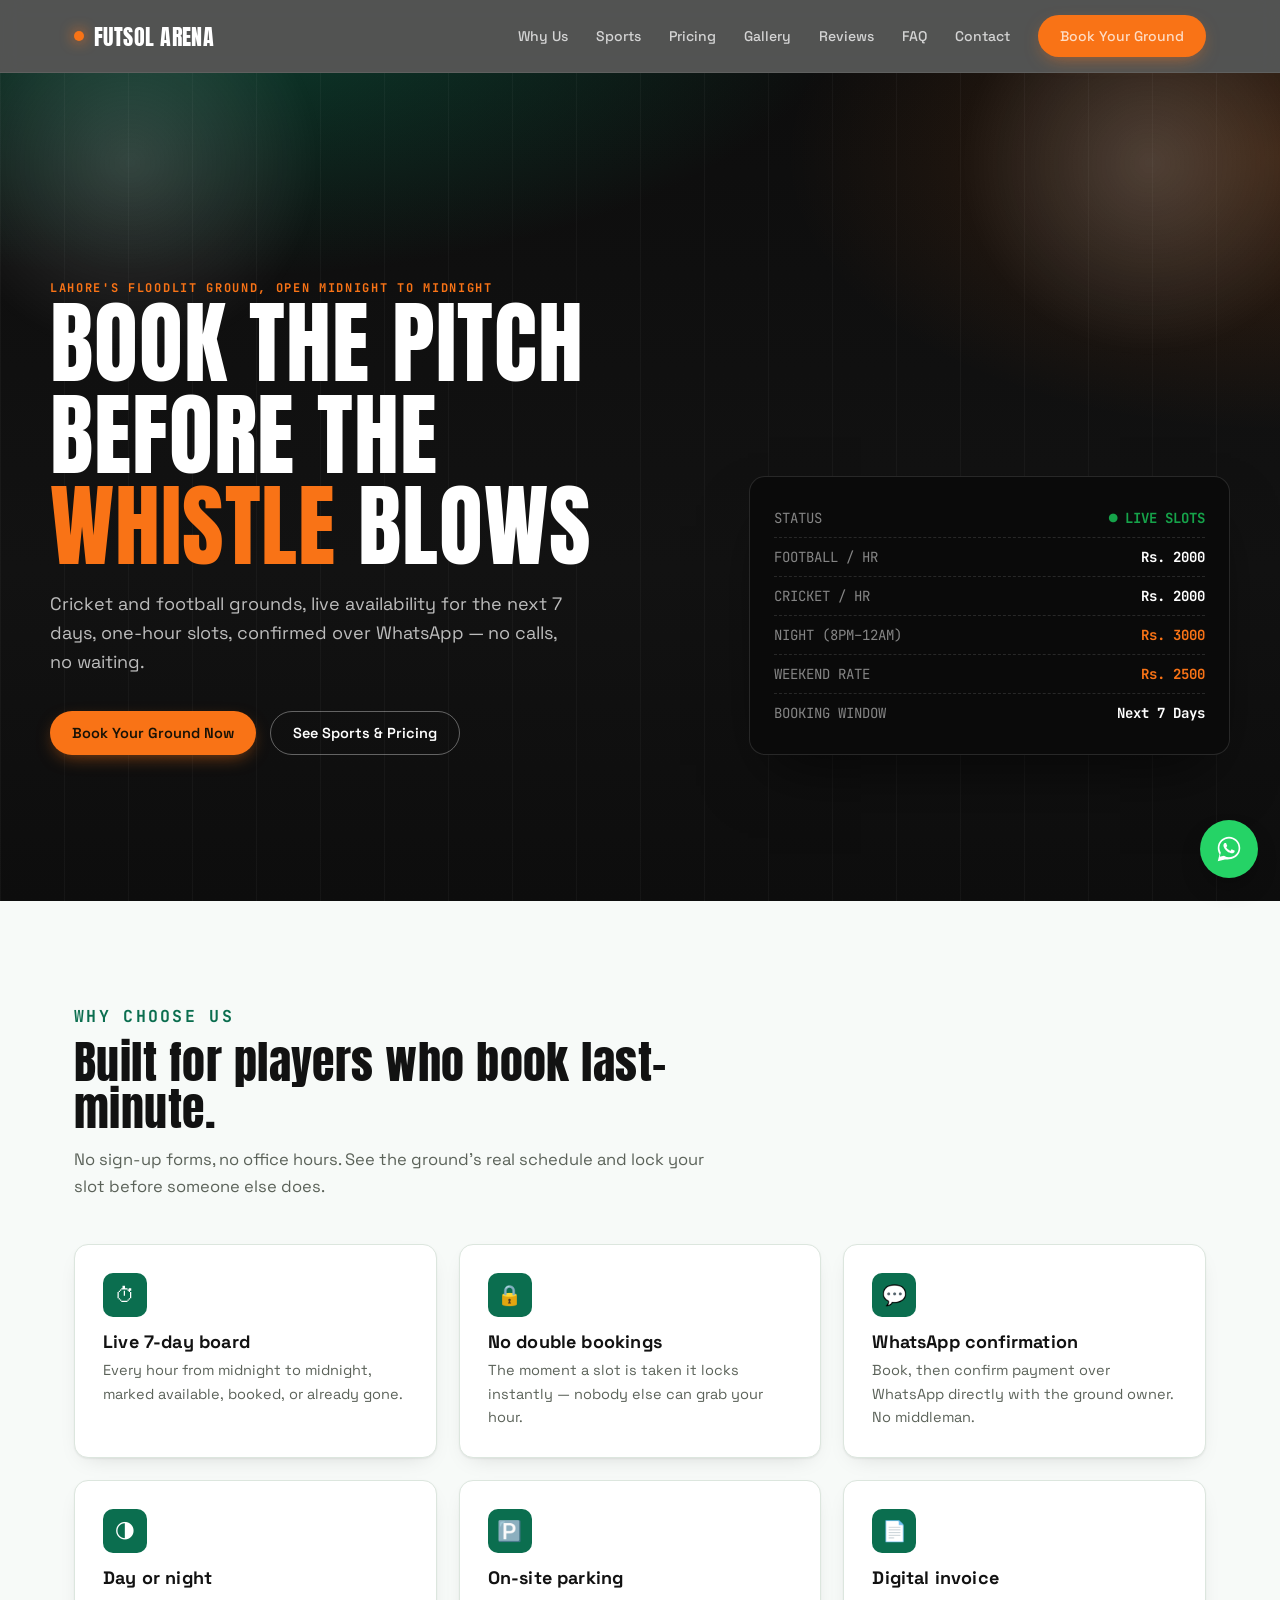
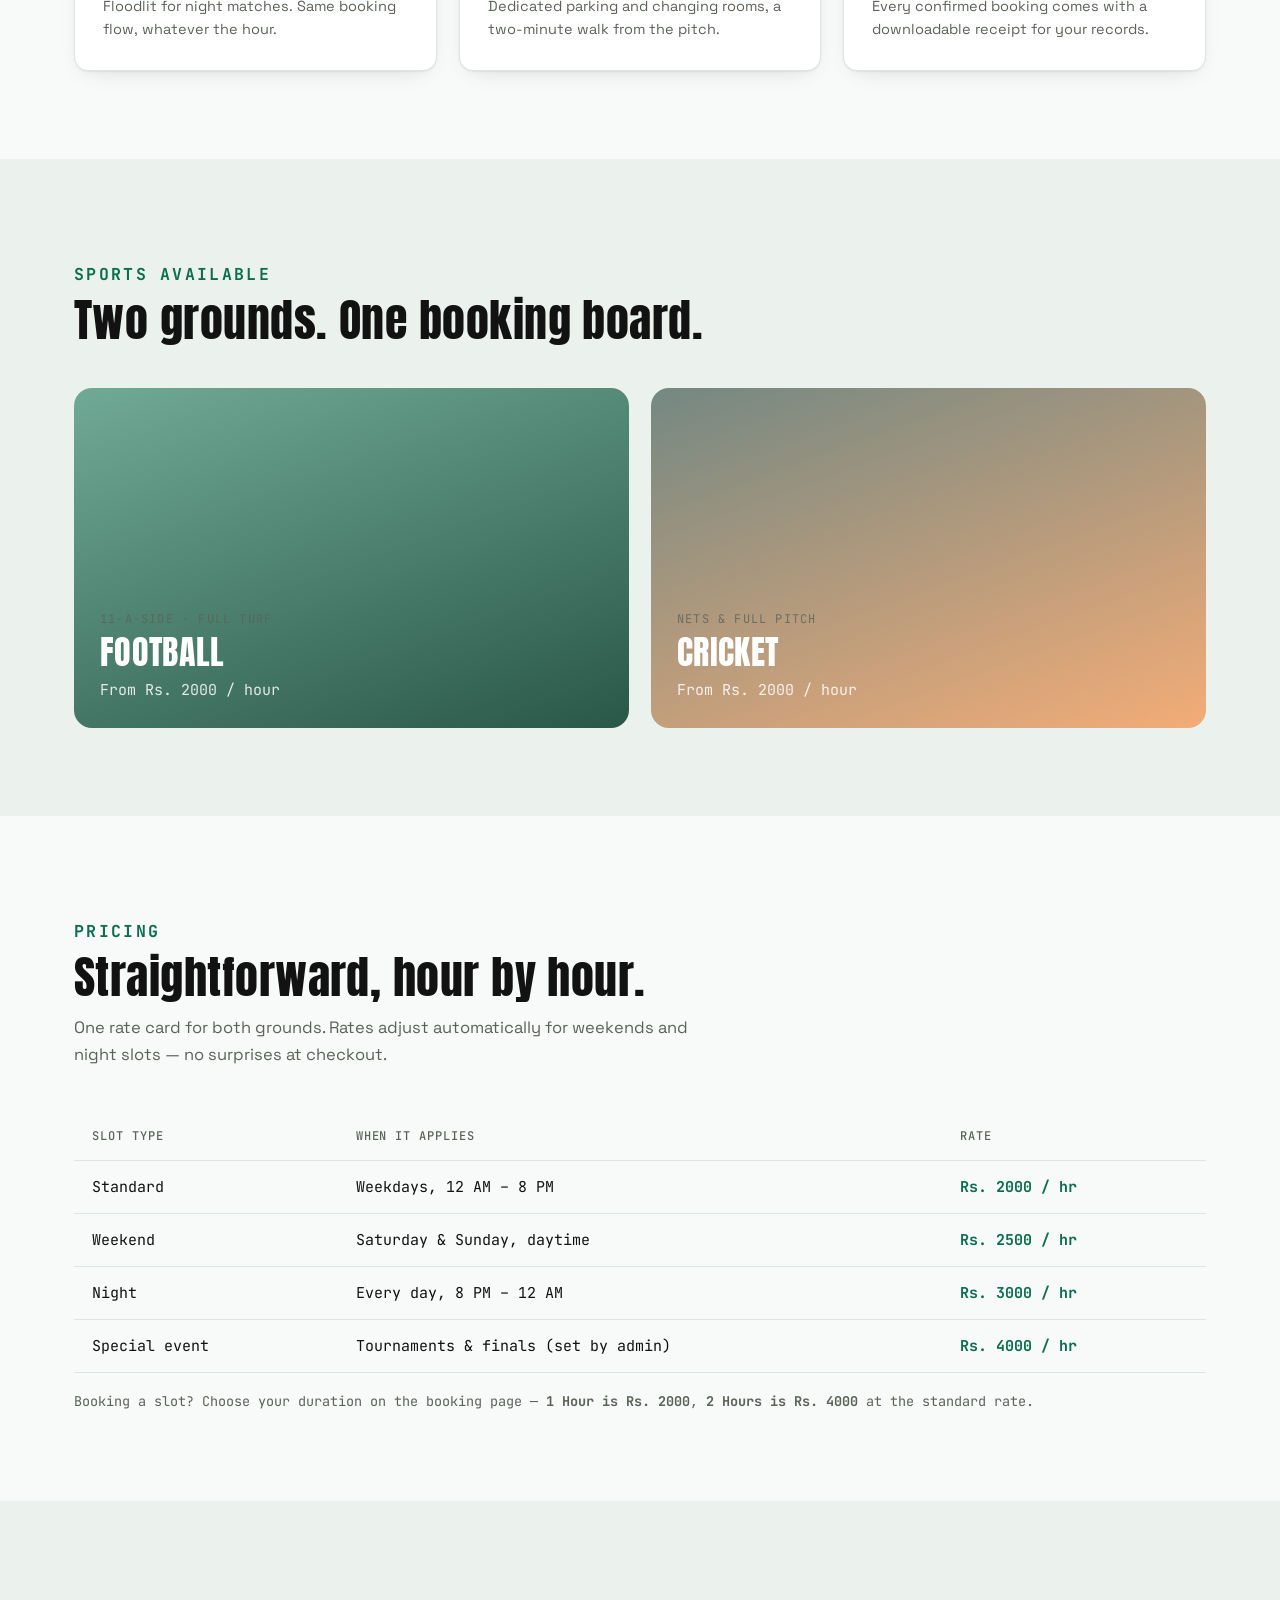
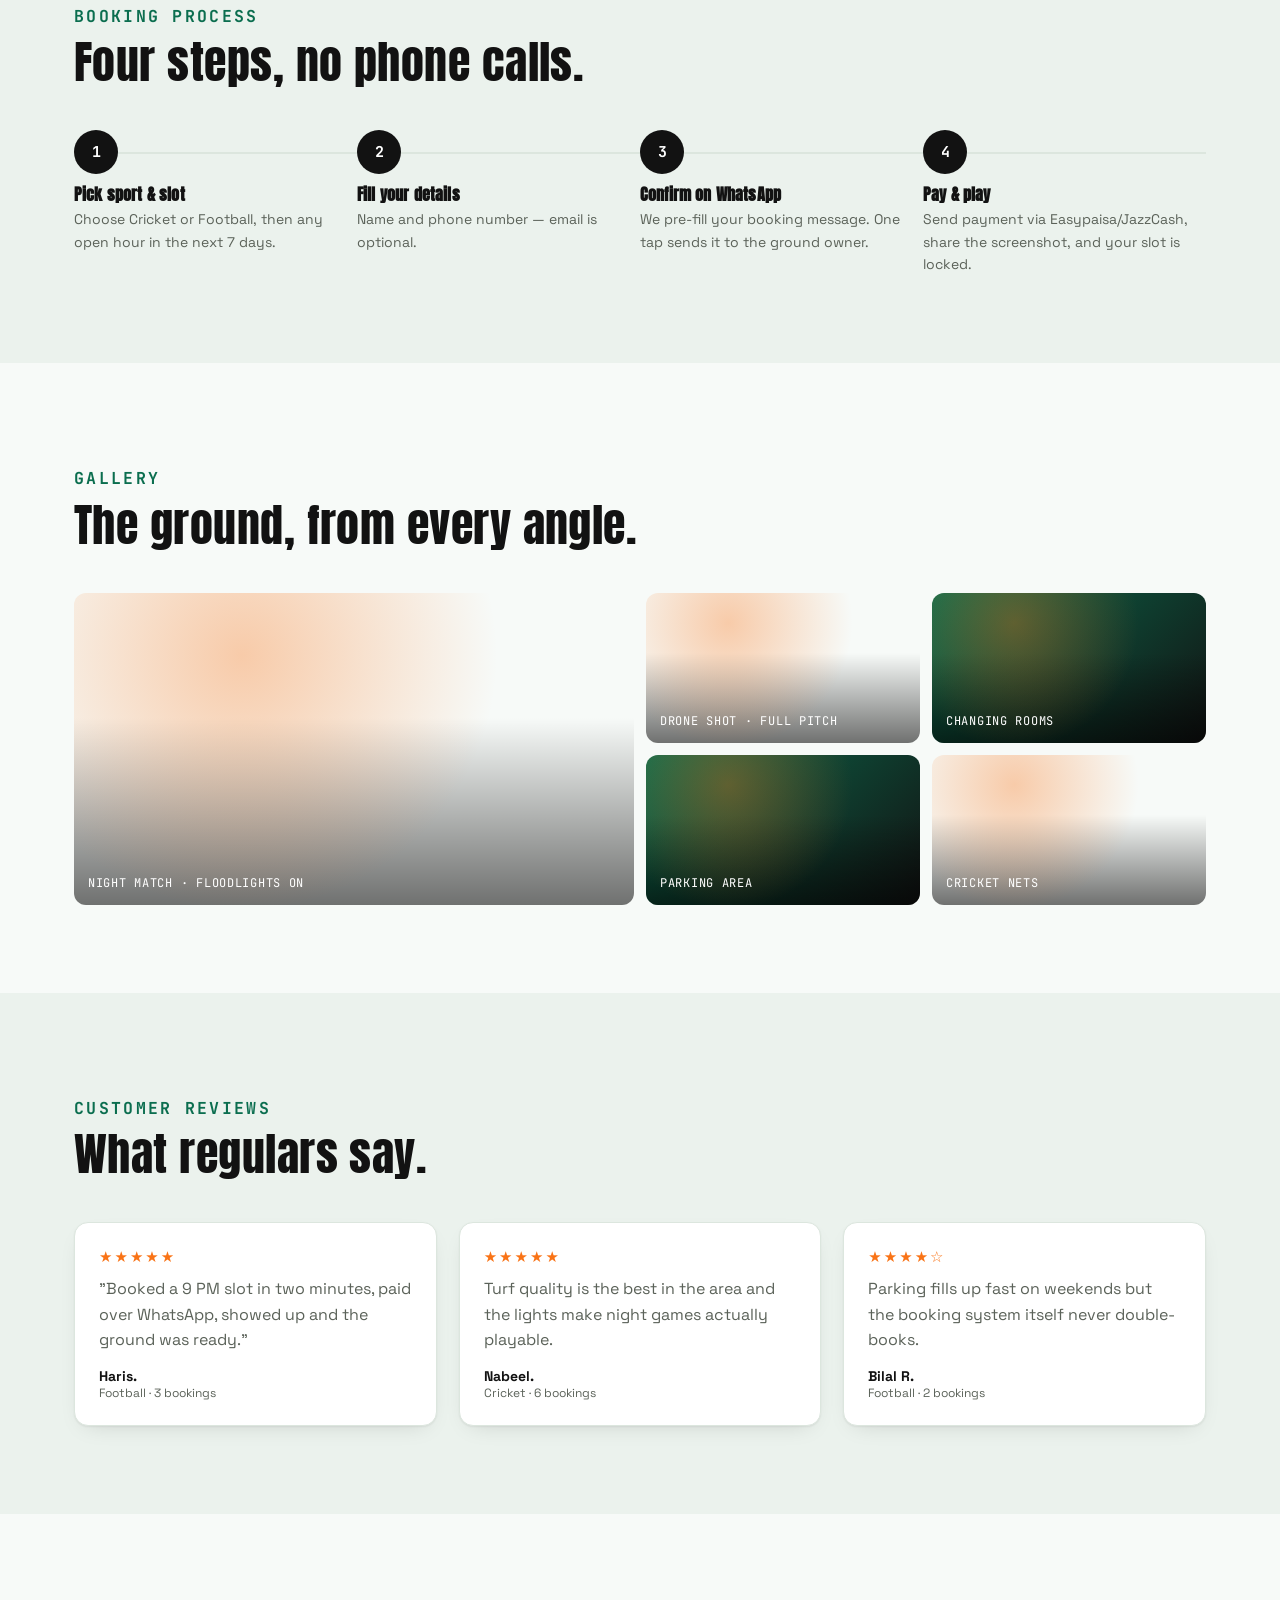
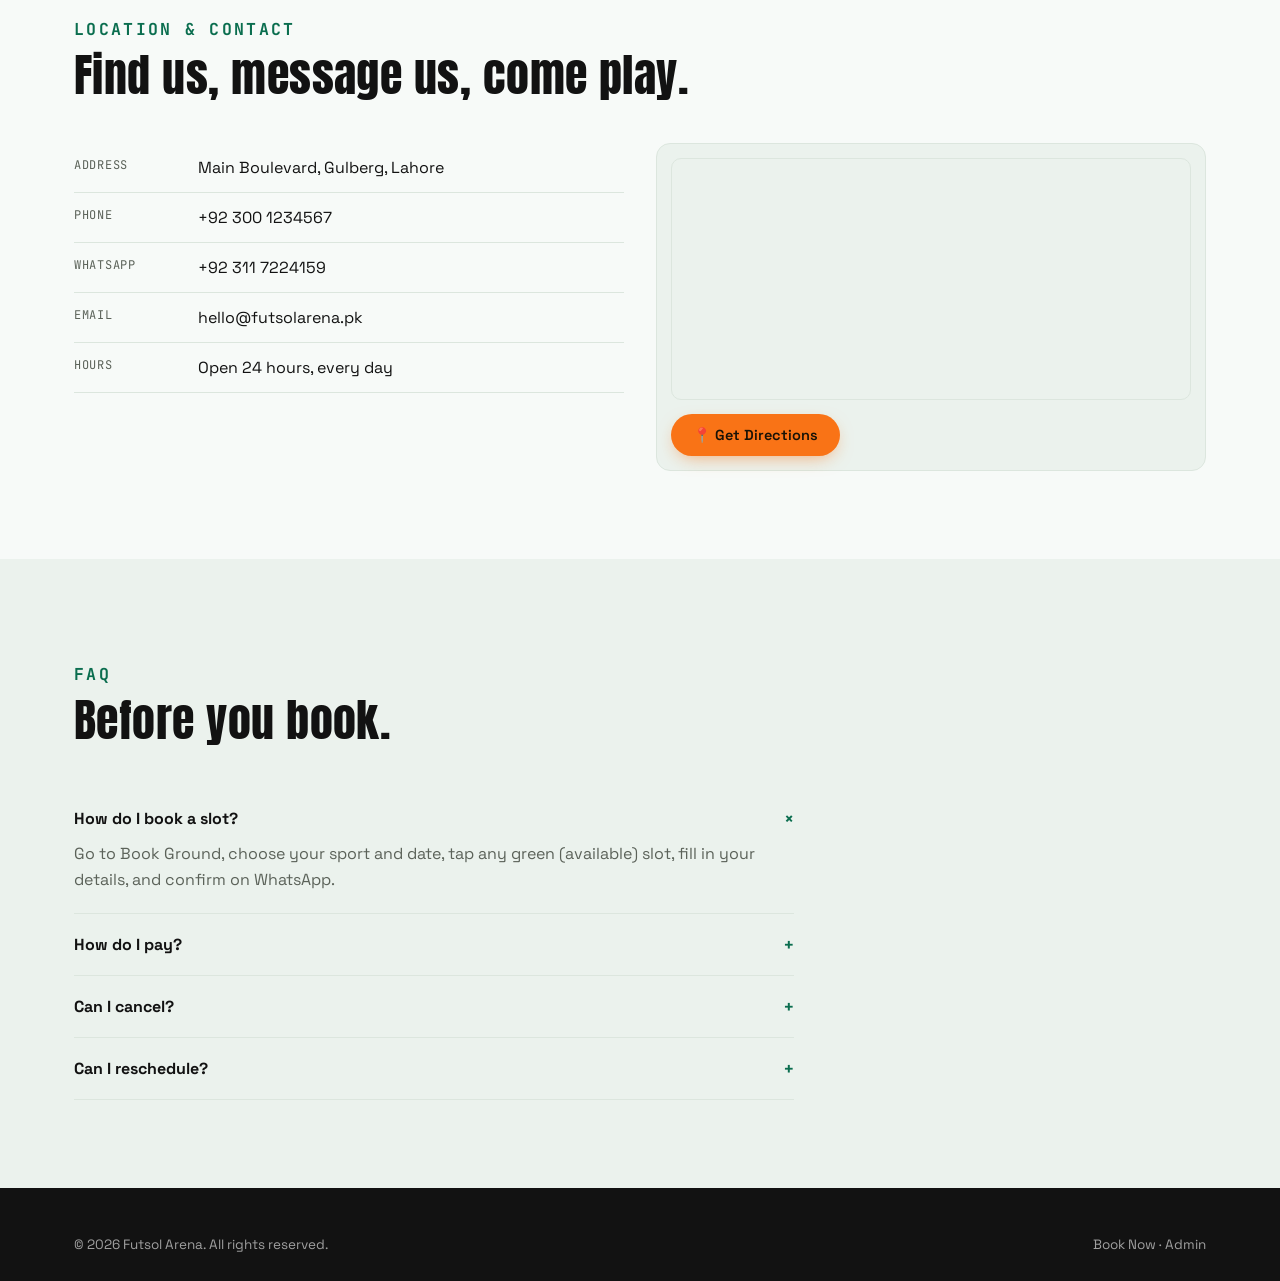
<file: index.html>
<!DOCTYPE html>
<html lang="en">
<head>
<meta charset="UTF-8">
<meta name="viewport" content="width=device-width, initial-scale=1.0">
<title>Futsol Arena — Book Cricket & Football Grounds</title>
<link rel="stylesheet" href="css/style.css">
</head>
<body>

<nav class="nav">
  <div class="wrap">
    <a href="index.html" class="brand"><span class="dot"></span>FUTSOL ARENA</a>
    <div class="nav-links">
      <a href="#why">Why Us</a>
      <a href="#sports">Sports</a>
      <a href="#pricing">Pricing</a>
      <a href="#gallery">Gallery</a>
      <a href="#reviews">Reviews</a>
      <a href="#faq">FAQ</a>
      <a href="#contact">Contact</a>
      <a href="book.html" class="btn btn-primary">Book Your Ground</a>
    </div>
    <button class="menu-btn">☰</button>
  </div>
</nav>

<header class="hero">
  <div class="floodlight l"></div>
  <div class="floodlight r"></div>
  <div class="wrap hero-inner">
    <div>
      <p class="eyebrow on-dark">Lahore's floodlit ground, open midnight to midnight</p>
      <h1>Book the pitch<br>before the <span class="accent">whistle</span> blows</h1>
      <p class="hero-sub">Cricket and football grounds, live availability for the next 7 days, one-hour slots, confirmed over WhatsApp — no calls, no waiting.</p>
      <div class="hero-cta">
        <a href="book.html" class="btn btn-primary">Book Your Ground Now</a>
        <a href="#sports" class="btn btn-outline">See Sports & Pricing</a>
      </div>
    </div>
    <div class="scoreboard">
      <div class="row"><span class="label">STATUS</span><span class="val live">● LIVE SLOTS</span></div>
      <div class="row"><span class="label">FOOTBALL / HR</span><span class="val">Rs. 2000</span></div>
      <div class="row"><span class="label">CRICKET / HR</span><span class="val">Rs. 2000</span></div>
      <div class="row"><span class="label">NIGHT (8PM–12AM)</span><span class="val hot">Rs. 3000</span></div>
      <div class="row"><span class="label">WEEKEND RATE</span><span class="val hot">Rs. 2500</span></div>
      <div class="row"><span class="label">BOOKING WINDOW</span><span class="val">Next 7 Days</span></div>
    </div>
  </div>
</header>

<section id="why">
  <div class="wrap">
    <div class="section-head">
      <p class="eyebrow">Why choose us</p>
      <h2>Built for players who book last-minute.</h2>
      <p>No sign-up forms, no office hours. See the ground's real schedule and lock your slot before someone else does.</p>
    </div>
    <div class="grid-3">
      <div class="card"><div class="icon">⏱</div><h3>Live 7-day board</h3><p>Every hour from midnight to midnight, marked available, booked, or already gone.</p></div>
      <div class="card"><div class="icon">🔒</div><h3>No double bookings</h3><p>The moment a slot is taken it locks instantly — nobody else can grab your hour.</p></div>
      <div class="card"><div class="icon">💬</div><h3>WhatsApp confirmation</h3><p>Book, then confirm payment over WhatsApp directly with the ground owner. No middleman.</p></div>
      <div class="card"><div class="icon">🌗</div><h3>Day or night</h3><p>Floodlit for night matches. Same booking flow, whatever the hour.</p></div>
      <div class="card"><div class="icon">🅿️</div><h3>On-site parking</h3><p>Dedicated parking and changing rooms, a two-minute walk from the pitch.</p></div>
      <div class="card"><div class="icon">📄</div><h3>Digital invoice</h3><p>Every confirmed booking comes with a downloadable receipt for your records.</p></div>
    </div>
  </div>
</section>

<section id="sports" class="dim">
  <div class="wrap">
    <div class="section-head">
      <p class="eyebrow">Sports available</p>
      <h2>Two grounds. One booking board.</h2>
    </div>
    <div class="grid-2">
      <div class="sport-card football" style="background-image:linear-gradient(160deg,rgba(11,110,79,.55),rgba(8,60,43,.85)),url('https://images.pexels.com/photos/399187/pexels-photo-399187.jpeg?auto=compress&cs=tinysrgb&w=900');">
        <p class="tag">11-a-side · Full turf</p>
        <h3>Football</h3>
        <p class="price">From Rs. 2000 / hour</p>
      </div>
      <div class="sport-card cricket" style="background-image:linear-gradient(160deg,rgba(18,49,43,.55),rgba(249,115,22,.55)),url('https://images.pexels.com/photos/19714741/pexels-photo-19714741.jpeg?auto=compress&cs=tinysrgb&w=900');">
        <p class="tag">Nets & full pitch</p>
        <h3>Cricket</h3>
        <p class="price">From Rs. 2000 / hour</p>
      </div>
    </div>
  </div>
</section>

<section id="pricing">
  <div class="wrap">
    <div class="section-head">
      <p class="eyebrow">Pricing</p>
      <h2>Straightforward, hour by hour.</h2>
      <p>One rate card for both grounds. Rates adjust automatically for weekends and night slots — no surprises at checkout.</p>
    </div>
    <table class="price-table">
      <thead><tr><th>Slot type</th><th>When it applies</th><th>Rate</th></tr></thead>
      <tbody>
        <tr><td>Standard</td><td>Weekdays, 12 AM – 8 PM</td><td class="amt">Rs. 2000 / hr</td></tr>
        <tr><td>Weekend</td><td>Saturday & Sunday, daytime</td><td class="amt">Rs. 2500 / hr</td></tr>
        <tr><td>Night</td><td>Every day, 8 PM – 12 AM</td><td class="amt">Rs. 3000 / hr</td></tr>
        <tr><td>Special event</td><td>Tournaments & finals (set by admin)</td><td class="amt">Rs. 4000 / hr</td></tr>
      </tbody>
    </table>
    <p style="margin-top:18px;font-family:var(--mono);font-size:13.5px;">Booking a slot? Choose your duration on the booking page — <strong>1 Hour is Rs. 2000</strong>, <strong>2 Hours is Rs. 4000</strong> at the standard rate.</p>
  </div>
</section>

<section class="dim">
  <div class="wrap">
    <div class="section-head">
      <p class="eyebrow">Booking process</p>
      <h2>Four steps, no phone calls.</h2>
    </div>
    <div class="timeline">
      <div class="tl-step"><span class="tl-num">1</span><h3>Pick sport & slot</h3><p>Choose Cricket or Football, then any open hour in the next 7 days.</p></div>
      <div class="tl-step"><span class="tl-num">2</span><h3>Fill your details</h3><p>Name and phone number — email is optional.</p></div>
      <div class="tl-step"><span class="tl-num">3</span><h3>Confirm on WhatsApp</h3><p>We pre-fill your booking message. One tap sends it to the ground owner.</p></div>
      <div class="tl-step"><span class="tl-num">4</span><h3>Pay & play</h3><p>Send payment via Easypaisa/JazzCash, share the screenshot, and your slot is locked.</p></div>
    </div>
  </div>
</section>

<section id="gallery">
  <div class="wrap">
    <div class="section-head">
      <p class="eyebrow">Gallery</p>
      <h2>The ground, from every angle.</h2>
    </div>
    <div class="gallery-grid">
      <div class="gallery-tile g1" style="background-image:url('https://images.pexels.com/photos/399187/pexels-photo-399187.jpeg?auto=compress&cs=tinysrgb&w=900');"><span>Night match · floodlights on</span></div>
      <div class="gallery-tile" style="background-image:url('https://images.pexels.com/photos/13830814/pexels-photo-13830814.jpeg?auto=compress&cs=tinysrgb&w=900');"><span>Drone shot · full pitch</span></div>
      <div class="gallery-tile"><span>Changing rooms</span></div>
      <div class="gallery-tile"><span>Parking area</span></div>
      <div class="gallery-tile" style="background-image:url('https://images.pexels.com/photos/36676877/pexels-photo-36676877.jpeg?auto=compress&cs=tinysrgb&w=900');"><span>Cricket nets</span></div>
    </div>
  </div>
</section>

<section id="reviews" class="dim">
  <div class="wrap">
    <div class="section-head">
      <p class="eyebrow">Customer reviews</p>
      <h2>What regulars say.</h2>
    </div>
    <div class="grid-3">
      <div class="review-card"><div class="stars">★★★★★</div><p>"Booked a 9 PM slot in two minutes, paid over WhatsApp, showed up and the ground was ready."</p><div class="review-name">Haris.</div><div class="review-meta">Football · 3 bookings</div></div>
      <div class="review-card"><div class="stars">★★★★★</div><p>Turf quality is the best in the area and the lights make night games actually playable.</p><div class="review-name">Nabeel.</div><div class="review-meta">Cricket · 6 bookings</div></div>
      <div class="review-card"><div class="stars">★★★★☆</div><p>Parking fills up fast on weekends but the booking system itself never double-books.</p><div class="review-name">Bilal R.</div><div class="review-meta">Football · 2 bookings</div></div>
    </div>
  </div>
</section>

<section id="contact">
  <div class="wrap">
    <div class="section-head">
      <p class="eyebrow">Location & contact</p>
      <h2>Find us, message us, come play.</h2>
    </div>
    <div class="contact-grid">
      <div>
        <div class="contact-row"><span class="k">Address</span><span>Main Boulevard, Gulberg, Lahore</span></div>
        <div class="contact-row"><span class="k">Phone</span><span>+92 300 1234567</span></div>
        <div class="contact-row"><span class="k">WhatsApp</span><span><a href="https://wa.me/923117224159">+92 311 7224159</a></span></div>
        <div class="contact-row"><span class="k">Email</span><span>hello@futsolarena.pk</span></div>
        <div class="contact-row"><span class="k">Hours</span><span>Open 24 hours, every day</span></div>
      </div>
      <div class="map-box">
        <div class="map-frame">
          <iframe src="https://www.google.com/maps?q=Main+Boulevard,+Gulberg,+Lahore,+Pakistan&output=embed" loading="lazy" referrerpolicy="no-referrer-when-downgrade" allowfullscreen title="Futsol Arena location map"></iframe>
        </div>
        <a href="https://maps.app.goo.gl/7sEo5Knkwvp1QW538?g_st=ic" target="_blank" rel="noopener" class="btn btn-primary map-directions">📍 Get Directions</a>
      </div>
    </div>
  </div>
</section>

<section id="faq" class="dim">
  <div class="wrap">
    <div class="section-head">
      <p class="eyebrow">FAQ</p>
      <h2>Before you book.</h2>
    </div>
    <div style="max-width:720px">
      <div class="faq-item open">
        <div class="faq-q">How do I book a slot? <span class="plus">+</span></div>
        <div class="faq-a"><p>Go to Book Ground, choose your sport and date, tap any green (available) slot, fill in your details, and confirm on WhatsApp.</p></div>
      </div>
      <div class="faq-item">
        <div class="faq-q">How do I pay? <span class="plus">+</span></div>
        <div class="faq-a"><p>After you confirm on WhatsApp, the admin sends Easypaisa/JazzCash details. Pay and send the screenshot to lock the slot.</p></div>
      </div>
      <div class="faq-item">
        <div class="faq-q">Can I cancel? <span class="plus">+</span></div>
        <div class="faq-a"><p>Yes — message us on WhatsApp at least 2 hours before your slot for a full refund or credit.</p></div>
      </div>
      <div class="faq-item">
        <div class="faq-q">Can I reschedule? <span class="plus">+</span></div>
        <div class="faq-a"><p>Yes, subject to availability on your new preferred date and hour. Ask the admin over WhatsApp.</p></div>
      </div>
    </div>
  </div>
</section>

<footer>
  <div class="wrap">
    <span>© 2026 Futsol Arena. All rights reserved.</span>
    <span><a href="book.html">Book Now</a> · <a href="admin.html">Admin</a></span>
  </div>
</footer>

<a class="whatsapp-fab" href="https://wa.me/923117224159?text=Hello%2C%20I%27d%20like%20to%20know%20more%20about%20booking%20a%20ground%20at%20Futsol%20Arena." target="_blank" rel="noopener" aria-label="Chat with us on WhatsApp">
  <svg viewBox="0 0 32 32" xmlns="http://www.w3.org/2000/svg"><path d="M16.001 3C9.383 3 4 8.383 4 15.001c0 2.386.703 4.61 1.912 6.484L4 29l7.694-1.885A11.94 11.94 0 0 0 16 27c6.618 0 12-5.383 12-12.001C28 8.383 22.619 3 16.001 3zm0 21.75a9.72 9.72 0 0 1-4.955-1.352l-.355-.21-4.566 1.119 1.148-4.449-.231-.365A9.716 9.716 0 0 1 5.75 15C5.75 9.34 10.34 4.75 16 4.75S26.25 9.34 26.25 15 21.66 24.75 16.001 24.75zm5.4-7.32c-.294-.147-1.74-.858-2.01-.956-.27-.098-.467-.147-.664.147-.196.294-.76.956-.933 1.152-.171.196-.343.221-.637.074-.294-.147-1.241-.457-2.364-1.458-.874-.78-1.464-1.744-1.636-2.038-.171-.294-.018-.453.129-.6.132-.132.294-.343.441-.514.147-.171.196-.294.294-.49.098-.196.049-.368-.024-.514-.074-.147-.664-1.6-.91-2.192-.24-.577-.484-.499-.664-.508-.171-.008-.368-.01-.564-.01-.196 0-.514.074-.784.368-.27.294-1.03 1.006-1.03 2.454 0 1.448 1.055 2.847 1.202 3.043.147.196 2.077 3.172 5.033 4.447.703.303 1.252.484 1.68.62.706.225 1.348.193 1.856.117.566-.084 1.74-.711 1.986-1.398.246-.687.246-1.276.172-1.398-.073-.123-.27-.196-.564-.343z"/></svg>
</a>

<script>
document.querySelectorAll('.faq-q').forEach(q=>{
  q.addEventListener('click', ()=> q.parentElement.classList.toggle('open'));
});

const menuBtn = document.querySelector('.menu-btn');
const navLinks = document.querySelector('.nav-links');
if(menuBtn && navLinks){
  menuBtn.addEventListener('click', ()=> navLinks.classList.toggle('mobile-open'));
  navLinks.querySelectorAll('a').forEach(a=>{
    a.addEventListener('click', ()=> navLinks.classList.remove('mobile-open'));
  });
}
</script>
</body>
</html>
</file>
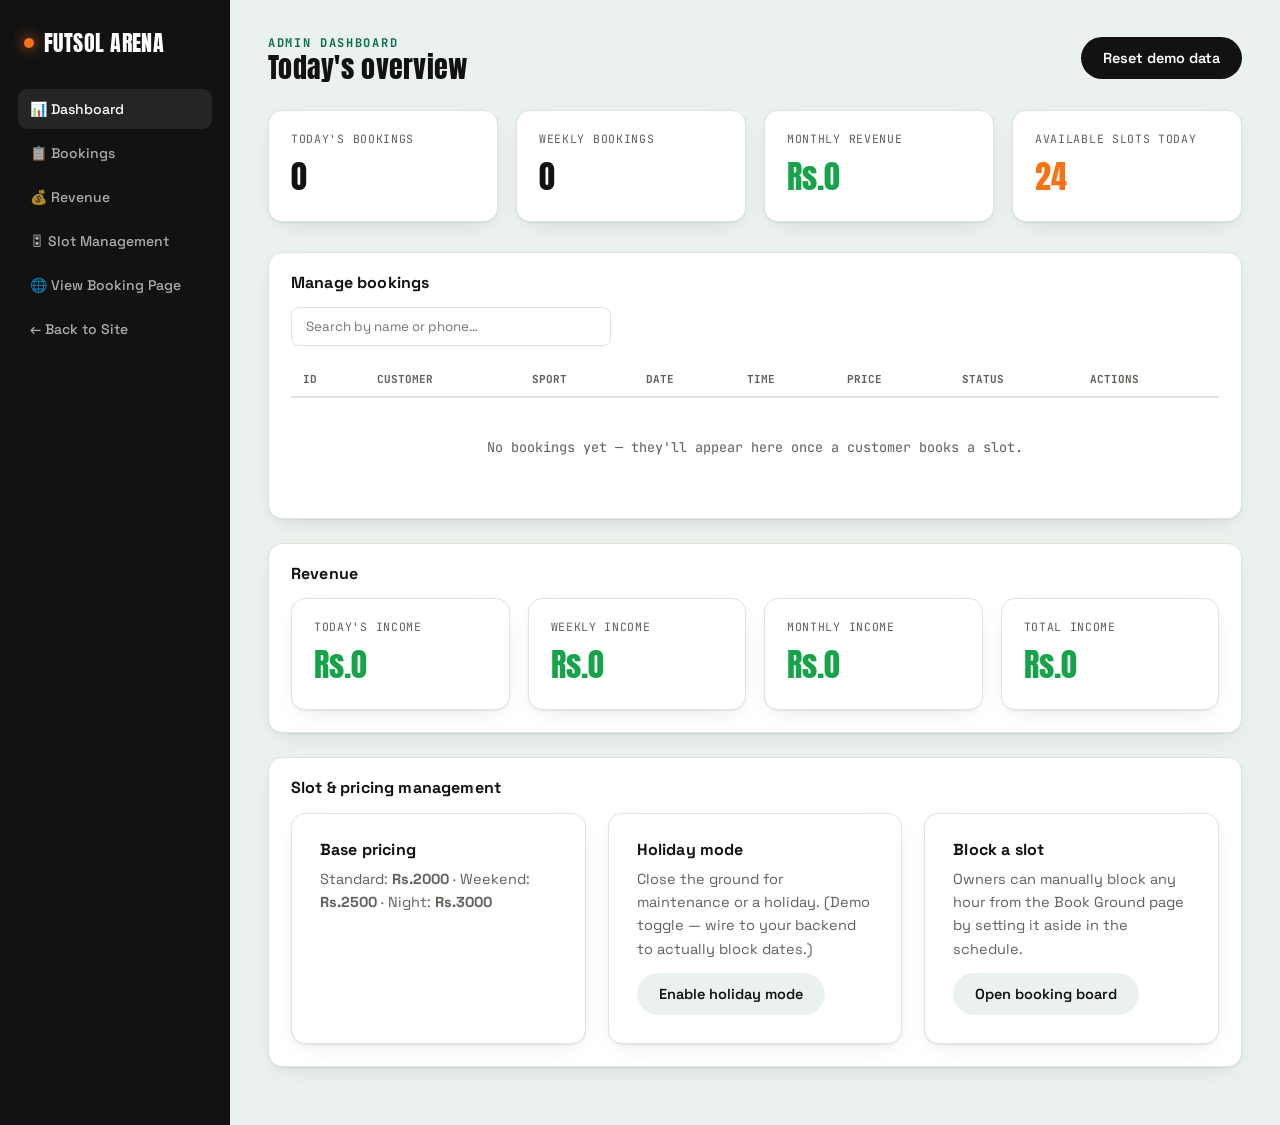
<file: admin.html>
<!DOCTYPE html>
<html lang="en">
<head>
<meta charset="UTF-8">
<meta name="viewport" content="width=device-width, initial-scale=1.0">
<title>Admin Dashboard — Futsol Arena</title>
<link rel="stylesheet" href="css/style.css">
</head>
<body>

<div class="admin-shell">
  <aside class="admin-side">
    <div class="brand"><span class="dot"></span>FUTSOL ARENA</div>
    <nav class="admin-nav">
      <a href="#" class="active">📊 Dashboard</a>
      <a href="#bookings-panel">📋 Bookings</a>
      <a href="#revenue-panel">💰 Revenue</a>
      <a href="#slot-panel">🎛 Slot Management</a>
      <a href="book.html">🌐 View Booking Page</a>
      <a href="index.html">← Back to Site</a>
    </nav>
  </aside>

  <main class="admin-main">
    <div class="admin-topbar">
      <div>
        <p class="eyebrow">Admin Dashboard</p>
        <h2 style="font-size:28px;">Today's overview</h2>
      </div>
      <button class="btn btn-dark" id="resetDemo">Reset demo data</button>
    </div>

    <div class="stat-grid" id="statGrid"></div>

    <div class="panel" id="bookings-panel">
      <h3>Manage bookings</h3>
      <input type="text" id="searchBox" placeholder="Search by name or phone…"
        style="width:100%;max-width:320px;padding:10px 14px;border-radius:8px;border:1.5px solid var(--line);margin-bottom:16px;font-family:var(--body);">
      <div style="overflow-x:auto;">
        <table class="data" id="bookingsTable">
          <thead>
            <tr><th>ID</th><th>Customer</th><th>Sport</th><th>Date</th><th>Time</th><th>Price</th><th>Status</th><th>Actions</th></tr>
          </thead>
          <tbody id="bookingsBody"></tbody>
        </table>
      </div>
      <div class="empty-state" id="emptyState" style="display:none;">No bookings yet — they'll appear here once a customer books a slot.</div>
    </div>

    <div class="panel" id="revenue-panel">
      <h3>Revenue</h3>
      <div class="stat-grid" style="margin-bottom:0;" id="revenueGrid"></div>
    </div>

    <div class="panel" id="slot-panel">
      <h3>Slot & pricing management</h3>
      <div class="grid-3">
        <div class="card">
          <h3 style="margin-bottom:10px;">Base pricing</h3>
          <p>Standard: <b id="pStd"></b> · Weekend: <b id="pWknd"></b> · Night: <b id="pNight"></b></p>
        </div>
        <div class="card">
          <h3 style="margin-bottom:10px;">Holiday mode</h3>
          <p>Close the ground for maintenance or a holiday. (Demo toggle — wire to your backend to actually block dates.)</p>
          <button class="btn btn-ghost" style="margin-top:12px;">Enable holiday mode</button>
        </div>
        <div class="card">
          <h3 style="margin-bottom:10px;">Block a slot</h3>
          <p>Owners can manually block any hour from the Book Ground page by setting it aside in the schedule.</p>
          <a href="book.html" class="btn btn-ghost" style="margin-top:12px;display:inline-block;">Open booking board</a>
        </div>
      </div>
    </div>
  </main>
</div>

<script src="js/app.js"></script>
<script src="js/admin.js"></script>
</body>
</html>
</file>
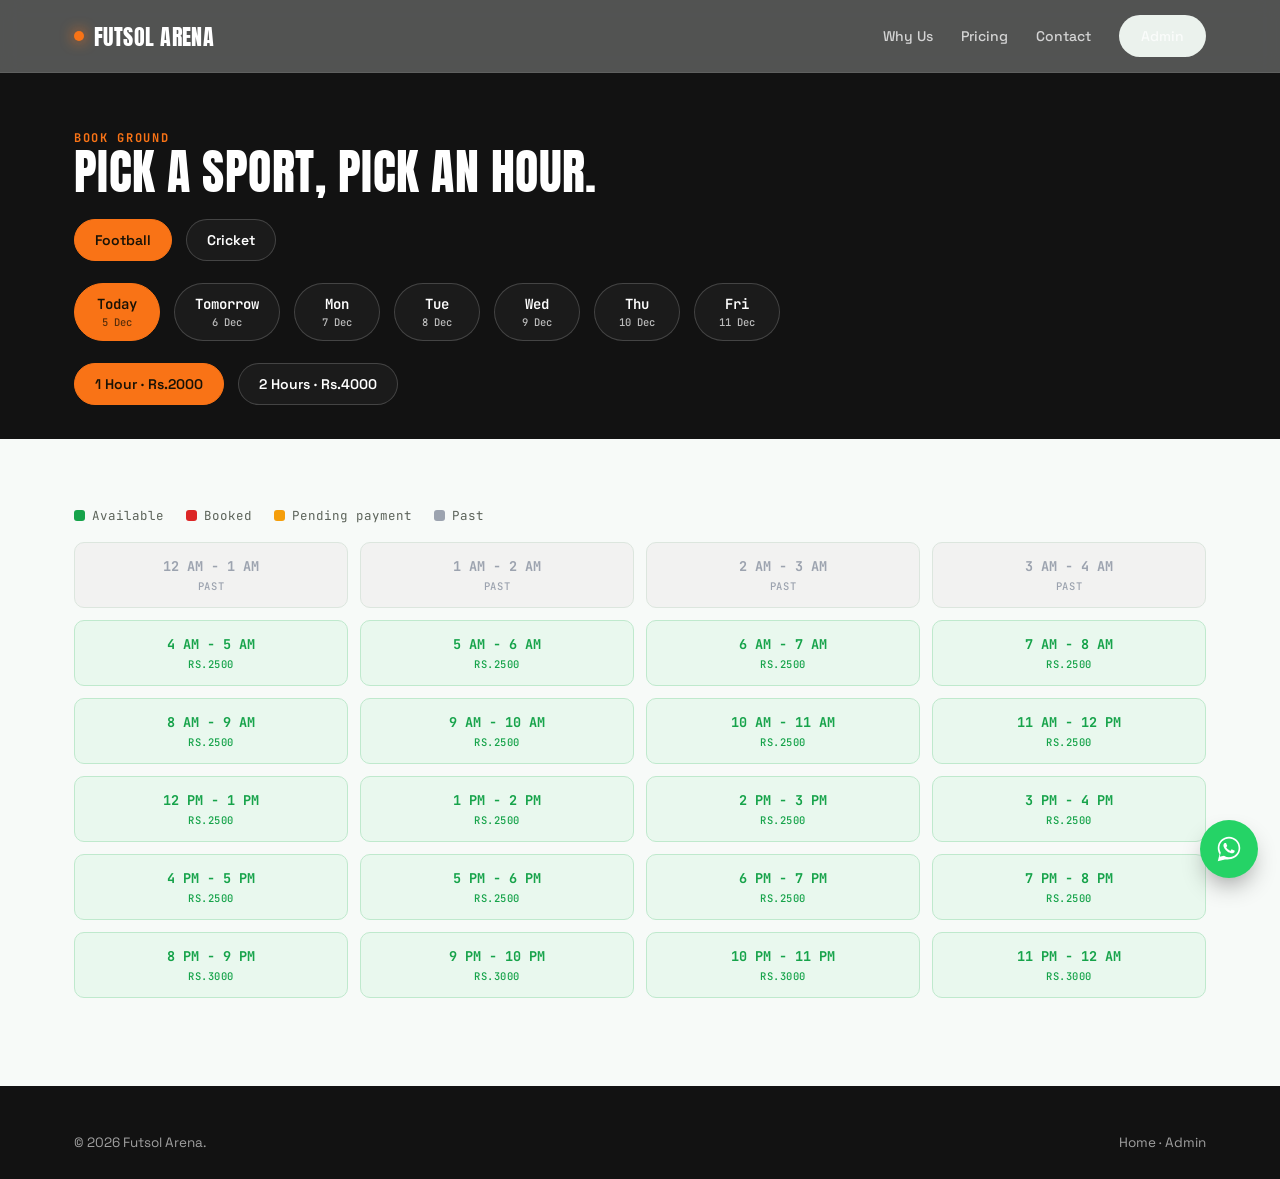
<file: book.html>
<!DOCTYPE html>
<html lang="en">
<head>
<meta charset="UTF-8">
<meta name="viewport" content="width=device-width, initial-scale=1.0">
<title>Book Your Ground — Futsol Arena</title>
<link rel="stylesheet" href="css/style.css">
</head>
<body>

<nav class="nav">
  <div class="wrap">
    <a href="index.html" class="brand"><span class="dot"></span>FUTSOL ARENA</a>
    <div class="nav-links">
      <a href="index.html#why">Why Us</a>
      <a href="index.html#pricing">Pricing</a>
      <a href="index.html#contact">Contact</a>
      <a href="admin.html" class="btn btn-ghost">Admin</a>
    </div>
    <button class="menu-btn">☰</button>
  </div>
</nav>

<header class="book-hero">
  <div class="wrap">
    <p class="eyebrow on-dark">Book Ground</p>
    <h1 style="font-size:clamp(32px,5vw,48px);text-transform:uppercase;">Pick a sport, pick an hour.</h1>

    <div class="selector-row" id="sportRow"></div>
    <div class="selector-row" id="dateRow"></div>
    <div class="selector-row" id="durationRow"></div>
  </div>
</header>

<section style="padding-top:40px;">
  <div class="wrap">
    <div class="legend">
      <span><span class="dot-sw" style="background:var(--status-available)"></span>Available</span>
      <span><span class="dot-sw" style="background:var(--status-booked)"></span>Booked</span>
      <span><span class="dot-sw" style="background:var(--status-pending)"></span>Pending payment</span>
      <span><span class="dot-sw" style="background:var(--status-past)"></span>Past</span>
    </div>
    <div class="slot-board" id="slotBoard"></div>
  </div>
</section>

<!-- Booking modal -->
<div class="modal-overlay" id="modalOverlay">
  <div class="modal">
    <button class="modal-close" id="modalClose">✕</button>
    <h3>Confirm your slot</h3>
    <p class="sub">Fill in your details — we'll pre-fill your WhatsApp message.</p>

    <form id="bookingForm">
      <div class="field">
        <label>Full name</label>
        <input type="text" id="fName" required placeholder="e.g. Haris Ahmed">
      </div>
      <div class="field">
        <label>Phone number</label>
        <input type="tel" id="fPhone" required placeholder="03XX XXXXXXX">
      </div>
      <div class="field">
        <label>Email (optional)</label>
        <input type="email" id="fEmail" placeholder="you@email.com">
      </div>

      <div class="summary-box" id="summaryBox"></div>

      <button type="submit" class="btn wa-btn">Proceed to WhatsApp →</button>
    </form>
  </div>
</div>

<footer>
  <div class="wrap">
    <span>© 2026 Futsol Arena.</span>
    <span><a href="index.html">Home</a> · <a href="admin.html">Admin</a></span>
  </div>
</footer>

<a class="whatsapp-fab" href="https://wa.me/923117224159?text=Hello%2C%20I%27d%20like%20to%20know%20more%20about%20booking%20a%20ground%20at%20Futsol%20Arena." target="_blank" rel="noopener" aria-label="Chat with us on WhatsApp">
  <svg viewBox="0 0 32 32" xmlns="http://www.w3.org/2000/svg"><path d="M16.001 3C9.383 3 4 8.383 4 15.001c0 2.386.703 4.61 1.912 6.484L4 29l7.694-1.885A11.94 11.94 0 0 0 16 27c6.618 0 12-5.383 12-12.001C28 8.383 22.619 3 16.001 3zm0 21.75a9.72 9.72 0 0 1-4.955-1.352l-.355-.21-4.566 1.119 1.148-4.449-.231-.365A9.716 9.716 0 0 1 5.75 15C5.75 9.34 10.34 4.75 16 4.75S26.25 9.34 26.25 15 21.66 24.75 16.001 24.75zm5.4-7.32c-.294-.147-1.74-.858-2.01-.956-.27-.098-.467-.147-.664.147-.196.294-.76.956-.933 1.152-.171.196-.343.221-.637.074-.294-.147-1.241-.457-2.364-1.458-.874-.78-1.464-1.744-1.636-2.038-.171-.294-.018-.453.129-.6.132-.132.294-.343.441-.514.147-.171.196-.294.294-.49.098-.196.049-.368-.024-.514-.074-.147-.664-1.6-.91-2.192-.24-.577-.484-.499-.664-.508-.171-.008-.368-.01-.564-.01-.196 0-.514.074-.784.368-.27.294-1.03 1.006-1.03 2.454 0 1.448 1.055 2.847 1.202 3.043.147.196 2.077 3.172 5.033 4.447.703.303 1.252.484 1.68.62.706.225 1.348.193 1.856.117.566-.084 1.74-.711 1.986-1.398.246-.687.246-1.276.172-1.398-.073-.123-.27-.196-.564-.343z"/></svg>
</a>

<script src="js/app.js"></script>
<script src="js/booking.js"></script>
<script>
const menuBtn = document.querySelector('.menu-btn');
const navLinks = document.querySelector('.nav-links');
if(menuBtn && navLinks){
  menuBtn.addEventListener('click', ()=> navLinks.classList.toggle('mobile-open'));
  navLinks.querySelectorAll('a').forEach(a=>{
    a.addEventListener('click', ()=> navLinks.classList.remove('mobile-open'));
  });
}
</script>
</body>
</html>
</file>
<file: css/style.css>
/* ============================================================
   FUTSOL ARENA — design tokens
   Concept: night-match scoreboard. Slots read like a stadium
   schedule board; monospace numerals = the scoreboard clock;
   condensed display face = the tannoy announcer voice.
   ============================================================ */

@import url('https://fonts.googleapis.com/css2?family=Anton&family=Space+Grotesk:wght@400;500;600;700&family=JetBrains+Mono:wght@400;500;700&display=swap');

:root{
  --pitch-green:#0B6E4F;
  --pitch-green-dark:#084d38;
  --night-black:#121212;
  --floodlight-orange:#F97316;
  --paper:#F7FAF8;
  --paper-dim:#EBF2ED;
  --line:#DCE6DE;
  --ink:#121212;
  --ink-soft:#5B6259;

  --status-available:#16A34A;
  --status-available-bg:#E9F8EE;
  --status-booked:#DC2626;
  --status-booked-bg:#FDECEC;
  --status-pending:#F59E0B;
  --status-pending-bg:#FEF6E7;
  --status-past:#9CA3AF;
  --status-past-bg:#F2F2F1;

  --display:'Anton', 'Impact', sans-serif;
  --body:'Space Grotesk', system-ui, sans-serif;
  --mono:'JetBrains Mono', ui-monospace, monospace;

  --radius:14px;
  --shadow-card: 0 1px 2px rgba(18,18,18,.06), 0 8px 24px -12px rgba(18,18,18,.18);
}

*{box-sizing:border-box;}
html{scroll-behavior:smooth;}
body{
  margin:0;
  font-family:var(--body);
  color:var(--ink);
  background:var(--paper);
  -webkit-font-smoothing:antialiased;
}
img{max-width:100%;display:block;}
a{color:inherit;text-decoration:none;}
button{font-family:inherit;cursor:pointer;}
:focus-visible{outline:3px solid var(--floodlight-orange);outline-offset:2px;}

.wrap{max-width:1180px;margin:0 auto;padding:0 24px;}
.eyebrow{
  font-family:var(--mono);
  font-size:12px;
  letter-spacing:.14em;
  text-transform:uppercase;
  color:var(--pitch-green);
  font-weight:700;
}
.eyebrow.on-dark{color:var(--floodlight-orange);}
h1,h2,h3{font-family:var(--display);font-weight:400;letter-spacing:.01em;line-height:1.02;margin:0;}
h2{font-size:clamp(30px,4vw,46px);}
p{line-height:1.6;color:var(--ink-soft);margin:0;}

/* ---------- Nav ---------- */
.nav{
  position:sticky;top:0;z-index:50;
  background:rgba(18,18,18,.72);
  backdrop-filter:blur(10px);
  border-bottom:1px solid rgba(255,255,255,.08);
}
.nav .wrap{display:flex;align-items:center;justify-content:space-between;height:72px;}
.brand{display:flex;align-items:center;gap:10px;font-family:var(--display);color:#fff;font-size:22px;letter-spacing:.02em;}
.brand .dot{width:10px;height:10px;border-radius:50%;background:var(--floodlight-orange);box-shadow:0 0 14px var(--floodlight-orange);}
.nav-links{display:flex;gap:28px;align-items:center;}
.nav-links a{color:rgba(255,255,255,.75);font-size:14px;font-weight:500;transition:color .15s;}
.nav-links a:hover{color:#fff;}
.btn{
  display:inline-flex;align-items:center;gap:8px;
  padding:12px 22px;border-radius:999px;border:none;
  font-weight:600;font-size:14.5px;
  transition:transform .15s ease, box-shadow .15s ease;
}
.btn:hover{transform:translateY(-1px);}
.btn-primary{background:var(--floodlight-orange);color:#181206;box-shadow:0 6px 18px -6px rgba(249,115,22,.6);}
.btn-primary:hover{box-shadow:0 10px 24px -6px rgba(249,115,22,.75);}
.btn-outline{background:transparent;border:1.5px solid rgba(255,255,255,.35);color:#fff;}
.btn-dark{background:var(--night-black);color:#fff;}
.btn-ghost{background:var(--paper-dim);color:var(--ink);}
.menu-btn{display:none;background:none;border:none;color:#fff;font-size:24px;}

/* ---------- Hero ---------- */
.hero{
  position:relative;min-height:92vh;display:flex;align-items:center;
  background:
    radial-gradient(1100px 480px at 15% -10%, rgba(11,110,79,.55), transparent 60%),
    radial-gradient(900px 500px at 100% 10%, rgba(249,115,22,.18), transparent 55%),
    linear-gradient(180deg,#0d0d0d 0%, #121212 60%, #0d0d0d 100%);
  overflow:hidden;
  color:#fff;
}
.hero::before{
  content:"";position:absolute;inset:0;
  background-image:
    repeating-linear-gradient(90deg, rgba(255,255,255,.035) 0 1px, transparent 1px 64px);
  pointer-events:none;
}
.floodlight{position:absolute;top:-120px;width:420px;height:420px;border-radius:50%;
  background:radial-gradient(circle, rgba(255,255,255,.16), transparent 65%);
  filter:blur(4px);animation:pulse 5s ease-in-out infinite;}
.floodlight.l{left:-80px;}
.floodlight.r{right:-80px;animation-delay:1.4s;}
@keyframes pulse{0%,100%{opacity:.55;}50%{opacity:1;}}
@media (prefers-reduced-motion: reduce){.floodlight{animation:none;}}

.hero-inner{position:relative;z-index:2;padding:150px 0 90px;display:grid;grid-template-columns:1.15fr .85fr;gap:48px;align-items:end;}
.hero h1{font-size:clamp(46px,7vw,92px);text-transform:uppercase;}
.hero h1 .accent{color:var(--floodlight-orange);}
.hero-sub{margin-top:18px;font-size:18px;color:rgba(255,255,255,.72);max-width:520px;}
.hero-cta{margin-top:34px;display:flex;gap:14px;flex-wrap:wrap;}

.scoreboard{
  background:#0a0a0a;border:1px solid rgba(255,255,255,.12);border-radius:16px;
  padding:22px 24px;font-family:var(--mono);box-shadow:0 30px 60px -20px rgba(0,0,0,.6);
}
.scoreboard .row{display:flex;justify-content:space-between;padding:10px 0;border-bottom:1px dashed rgba(255,255,255,.12);font-size:14px;}
.scoreboard .row:last-child{border-bottom:none;}
.scoreboard .label{color:rgba(255,255,255,.5);}
.scoreboard .val{color:#fff;font-weight:700;}
.scoreboard .val.live{color:var(--status-available);}
.scoreboard .val.hot{color:var(--floodlight-orange);}

/* ---------- Sections ---------- */
section{padding:88px 0;}
section.dim{background:var(--paper-dim);}
.section-head{max-width:640px;margin-bottom:44px;}
.section-head h2{margin-top:10px;}
.section-head p{margin-top:14px;font-size:16.5px;}

.grid-3{display:grid;grid-template-columns:repeat(3,1fr);gap:22px;}
.grid-2{display:grid;grid-template-columns:repeat(2,1fr);gap:22px;}
.card{
  background:#fff;border:1px solid var(--line);border-radius:var(--radius);
  padding:28px;box-shadow:var(--shadow-card);
}
.card .icon{width:44px;height:44px;border-radius:10px;background:var(--pitch-green);color:#fff;
  display:flex;align-items:center;justify-content:center;font-size:20px;margin-bottom:16px;}
.card h3{font-family:var(--body);font-weight:700;font-size:18px;margin-bottom:8px;}
.card p{font-size:14.5px;}

/* Sports pills */
.sport-card{position:relative;border-radius:18px;overflow:hidden;height:340px;color:#fff;background-size:cover;background-position:center;background-repeat:no-repeat;
  display:flex;flex-direction:column;justify-content:flex-end;padding:26px;}
.sport-card.football{background:linear-gradient(160deg,#0B6E4F,#083c2b);}
.sport-card.cricket{background:linear-gradient(160deg,#12312b,#F97316 130%);}
.sport-card .tag{font-family:var(--mono);font-size:12px;letter-spacing:.1em;text-transform:uppercase;opacity:.8;margin-bottom:6px;}
.sport-card h3{font-family:var(--display);font-size:34px;text-transform:uppercase;}
.sport-card .price{font-family:var(--mono);font-size:15px;margin-top:8px;color:rgba(255,255,255,.85);}

/* Pricing */
.price-table{width:100%;border-collapse:collapse;font-family:var(--mono);font-size:15px;}
.price-table th,.price-table td{padding:16px 18px;text-align:left;border-bottom:1px solid var(--line);}
.price-table th{color:var(--ink-soft);font-weight:500;text-transform:uppercase;font-size:12px;letter-spacing:.08em;}
.price-table td.amt{font-weight:700;color:var(--pitch-green);}

/* Process timeline */
.timeline{display:grid;grid-template-columns:repeat(4,1fr);gap:0;position:relative;}
.timeline::before{content:"";position:absolute;top:22px;left:0;right:0;height:2px;background:var(--line);}
.tl-step{position:relative;padding-top:56px;}
.tl-num{position:absolute;top:0;left:0;width:44px;height:44px;border-radius:50%;background:var(--night-black);
  color:#fff;font-family:var(--mono);font-weight:700;display:flex;align-items:center;justify-content:center;font-size:15px;}
.tl-step h3{font-size:16px;font-weight:700;margin-bottom:6px;}
.tl-step p{font-size:14px;}

/* Gallery */
.gallery-grid{display:grid;grid-template-columns:repeat(4,1fr);grid-auto-rows:150px;gap:12px;}
.gallery-grid .g1{grid-column:span 2;grid-row:span 2;}
.gallery-tile{border-radius:12px;background:linear-gradient(135deg,var(--pitch-green),var(--night-black));
  background-size:cover;background-position:center;background-repeat:no-repeat;
  display:flex;align-items:flex-end;padding:14px;color:#fff;font-family:var(--mono);font-size:12px;
  text-transform:uppercase;letter-spacing:.06em;position:relative;overflow:hidden;}
.gallery-tile::before{content:"";position:absolute;inset:0;background:linear-gradient(0deg, rgba(0,0,0,.55), transparent 60%);z-index:0;}
.gallery-tile span{position:relative;z-index:1;}
.gallery-tile::after{content:"";position:absolute;inset:0;background:radial-gradient(circle at 30% 20%, rgba(249,115,22,.35), transparent 55%);}

/* Reviews */
.review-card{background:#fff;border:1px solid var(--line);border-radius:var(--radius);padding:24px;box-shadow:var(--shadow-card);}
.stars{color:var(--floodlight-orange);letter-spacing:2px;margin-bottom:10px;font-size:15px;}
.review-name{font-weight:700;font-size:14px;margin-top:14px;}
.review-meta{font-size:12px;color:var(--ink-soft);}

/* FAQ */
.faq-item{border-bottom:1px solid var(--line);padding:20px 0;}
.faq-q{display:flex;justify-content:space-between;align-items:center;font-weight:700;font-size:16px;cursor:pointer;}
.faq-a{max-height:0;overflow:hidden;transition:max-height .25s ease;}
.faq-item.open .faq-a{max-height:200px;padding-top:12px;}
.faq-q .plus{transition:transform .2s ease;font-family:var(--mono);color:var(--pitch-green);}
.faq-item.open .plus{transform:rotate(45deg);}

/* Contact */
.contact-grid{display:grid;grid-template-columns:1fr 1fr;gap:32px;}
.map-box{border-radius:var(--radius);background:var(--paper-dim);border:1px solid var(--line);height:100%;min-height:320px;
  display:flex;flex-direction:column;gap:14px;padding:14px;}
.map-frame{flex:1;min-height:240px;border-radius:10px;overflow:hidden;border:1px solid var(--line);}
.map-frame iframe{width:100%;height:100%;border:0;display:block;min-height:240px;}
.map-directions{align-self:flex-start;}
.contact-row{display:flex;gap:14px;align-items:flex-start;padding:14px 0;border-bottom:1px solid var(--line);}
.contact-row .k{font-family:var(--mono);font-size:12px;color:var(--ink-soft);text-transform:uppercase;letter-spacing:.06em;width:110px;flex-shrink:0;}

/* Footer */
footer{background:var(--night-black);color:rgba(255,255,255,.6);padding:48px 0 28px;font-size:13.5px;}
footer .wrap{display:flex;justify-content:space-between;align-items:center;flex-wrap:wrap;gap:16px;}
footer a:hover{color:#fff;}

/* ---------- Booking page ---------- */
.book-hero{background:var(--night-black);color:#fff;padding:56px 0 34px;}
.selector-row{display:flex;gap:14px;flex-wrap:wrap;margin-top:22px;}
.chip{
  padding:11px 20px;border-radius:999px;border:1.5px solid rgba(255,255,255,.18);
  background:rgba(255,255,255,.04);color:#fff;font-weight:600;font-size:14px;
  transition:all .15s ease;
}
.chip.active{background:var(--floodlight-orange);border-color:var(--floodlight-orange);color:#181206;}
.date-chip{font-family:var(--mono);min-width:86px;text-align:center;}
.date-chip small{display:block;font-size:10.5px;opacity:.7;font-weight:500;margin-top:2px;}

.legend{display:flex;gap:22px;margin:28px 0 8px;flex-wrap:wrap;font-family:var(--mono);font-size:12.5px;color:var(--ink-soft);}
.legend span{display:inline-flex;align-items:center;gap:7px;}
.dot-sw{width:11px;height:11px;border-radius:3px;display:inline-block;}

.slot-board{
  display:grid;grid-template-columns:repeat(4,1fr);gap:12px;margin-top:18px;
}
.slot{
  font-family:var(--mono);border-radius:10px;padding:14px 10px;text-align:center;
  border:1.5px solid transparent;font-weight:700;font-size:13.5px;
  transition:transform .12s ease, box-shadow .12s ease;
}
.slot small{display:block;font-weight:500;font-size:10.5px;margin-top:4px;text-transform:uppercase;letter-spacing:.05em;}
.slot.available{background:var(--status-available-bg);color:var(--status-available);border-color:#bfe9cd;cursor:pointer;}
.slot.available:hover{transform:translateY(-2px);box-shadow:0 8px 18px -8px rgba(22,163,74,.45);}
.slot.booked{background:var(--status-booked-bg);color:var(--status-booked);border-color:#f8c9c9;cursor:not-allowed;}
.slot.pending{background:var(--status-pending-bg);color:var(--status-pending);border-color:#fce3b3;cursor:not-allowed;}
.slot.past{background:var(--status-past-bg);color:var(--status-past);border-color:var(--line);cursor:not-allowed;}

/* Modal */
.modal-overlay{position:fixed;inset:0;background:rgba(18,18,18,.55);backdrop-filter:blur(2px);
  display:none;align-items:center;justify-content:center;z-index:100;padding:20px;}
.modal-overlay.show{display:flex;}
.modal{background:#fff;border-radius:18px;max-width:440px;width:100%;padding:30px;box-shadow:0 40px 80px -20px rgba(0,0,0,.35);}
.modal h3{font-family:var(--display);font-size:26px;margin-bottom:4px;}
.modal .sub{font-size:13.5px;color:var(--ink-soft);margin-bottom:22px;}
.field{margin-bottom:16px;}
.field label{display:block;font-size:12.5px;font-weight:600;color:var(--ink-soft);margin-bottom:6px;text-transform:uppercase;letter-spacing:.04em;}
.field input,.field select{
  width:100%;padding:12px 14px;border-radius:9px;border:1.5px solid var(--line);
  font-family:var(--body);font-size:14.5px;background:var(--paper-dim);
}
.field input:focus,.field select:focus{border-color:var(--pitch-green);outline:none;background:#fff;}
.summary-box{background:var(--paper-dim);border-radius:10px;padding:14px 16px;margin:18px 0;font-family:var(--mono);font-size:13.5px;}
.summary-box .line{display:flex;justify-content:space-between;padding:4px 0;}
.summary-box .total{font-weight:700;font-size:15px;color:var(--pitch-green);border-top:1px dashed var(--line);margin-top:6px;padding-top:10px;}
.modal-close{float:right;background:none;border:none;font-size:20px;color:var(--ink-soft);}

.wa-btn{background:#25D366;color:#fff;width:100%;justify-content:center;padding:14px;font-size:15px;}

/* Floating WhatsApp button */
.whatsapp-fab{
  position:fixed;right:22px;bottom:22px;z-index:200;
  width:58px;height:58px;border-radius:50%;
  background:#25D366;display:flex;align-items:center;justify-content:center;
  box-shadow:0 12px 26px -8px rgba(0,0,0,.45);
  transition:transform .15s ease, box-shadow .15s ease;
}
.whatsapp-fab:hover{transform:scale(1.08);box-shadow:0 16px 32px -8px rgba(0,0,0,.5);}
.whatsapp-fab svg{width:30px;height:30px;fill:#fff;}
@media (max-width:480px){
  .whatsapp-fab{right:16px;bottom:16px;width:50px;height:50px;}
  .whatsapp-fab svg{width:26px;height:26px;}
}

/* Responsive */
@media (max-width:900px){
  .nav-links{
    display:none;position:absolute;top:72px;left:0;right:0;
    flex-direction:column;align-items:flex-start;gap:2px;
    background:#121212;border-bottom:1px solid rgba(255,255,255,.08);
    padding:10px 24px 18px;
  }
  .nav-links.mobile-open{display:flex;}
  .nav-links a{padding:10px 0;width:100%;}
  .nav-links .btn{margin-top:8px;}
  .menu-btn{display:block;}
  .hero-inner{grid-template-columns:1fr;}
  .grid-3,.grid-2{grid-template-columns:1fr;}
  .timeline{grid-template-columns:1fr;gap:34px;}
  .timeline::before{display:none;}
  .gallery-grid{grid-template-columns:repeat(2,1fr);}
  .gallery-grid .g1{grid-column:span 2;grid-row:span 1;}
  .contact-grid{grid-template-columns:1fr;}
  .slot-board{grid-template-columns:repeat(2,1fr);}
  .price-table{display:block;overflow-x:auto;white-space:nowrap;}
}

@media (max-width:480px){
  .slot-board{grid-template-columns:1fr 1fr;}
  .scoreboard{padding:18px;}
  .modal{padding:22px;}
}

/* Admin */
.admin-shell{display:grid;grid-template-columns:230px 1fr;min-height:100vh;background:var(--paper-dim);}
.admin-side{background:var(--night-black);color:rgba(255,255,255,.75);padding:26px 18px;}
.admin-side .brand{margin-bottom:30px;padding:0 6px;}
.admin-nav a{display:flex;align-items:center;gap:10px;padding:11px 12px;border-radius:9px;font-size:14px;font-weight:500;margin-bottom:4px;color:rgba(255,255,255,.65);}
.admin-nav a.active,.admin-nav a:hover{background:rgba(255,255,255,.08);color:#fff;}
.admin-main{padding:34px 38px;}
.admin-topbar{display:flex;justify-content:space-between;align-items:center;margin-bottom:28px;}
.stat-grid{display:grid;grid-template-columns:repeat(4,1fr);gap:18px;margin-bottom:30px;}
.stat-card{background:#fff;border-radius:14px;padding:20px 22px;border:1px solid var(--line);box-shadow:var(--shadow-card);}
.stat-card .k{font-family:var(--mono);font-size:11.5px;text-transform:uppercase;letter-spacing:.06em;color:var(--ink-soft);}
.stat-card .v{font-family:var(--display);font-size:32px;margin-top:6px;}
.stat-card .v.green{color:var(--status-available);}
.stat-card .v.orange{color:var(--floodlight-orange);}
.panel{background:#fff;border-radius:14px;border:1px solid var(--line);box-shadow:var(--shadow-card);padding:22px;margin-bottom:24px;}
.panel h3{font-size:16px;font-weight:700;font-family:var(--body);margin-bottom:16px;}
table.data{width:100%;border-collapse:collapse;font-size:13.5px;}
table.data th{text-align:left;padding:10px 12px;font-family:var(--mono);font-size:11px;text-transform:uppercase;color:var(--ink-soft);border-bottom:2px solid var(--line);}
table.data td{padding:11px 12px;border-bottom:1px solid var(--line);}
.badge{display:inline-block;padding:4px 10px;border-radius:999px;font-size:11.5px;font-weight:700;font-family:var(--mono);}
.badge.confirmed{background:var(--status-available-bg);color:var(--status-available);}
.badge.pending{background:var(--status-pending-bg);color:var(--status-pending);}
.badge.cancelled{background:var(--status-booked-bg);color:var(--status-booked);}
.row-actions button{border:none;background:none;font-size:13px;font-weight:600;margin-right:10px;cursor:pointer;}
.row-actions .approve{color:var(--status-available);}
.row-actions .reject{color:var(--status-booked);}
.empty-state{padding:40px 0;text-align:center;color:var(--ink-soft);font-family:var(--mono);font-size:13.5px;}
@media (max-width:900px){
  .admin-shell{grid-template-columns:1fr;}
  .admin-side{display:none;}
  .stat-grid{grid-template-columns:repeat(2,1fr);}
}
</file>
